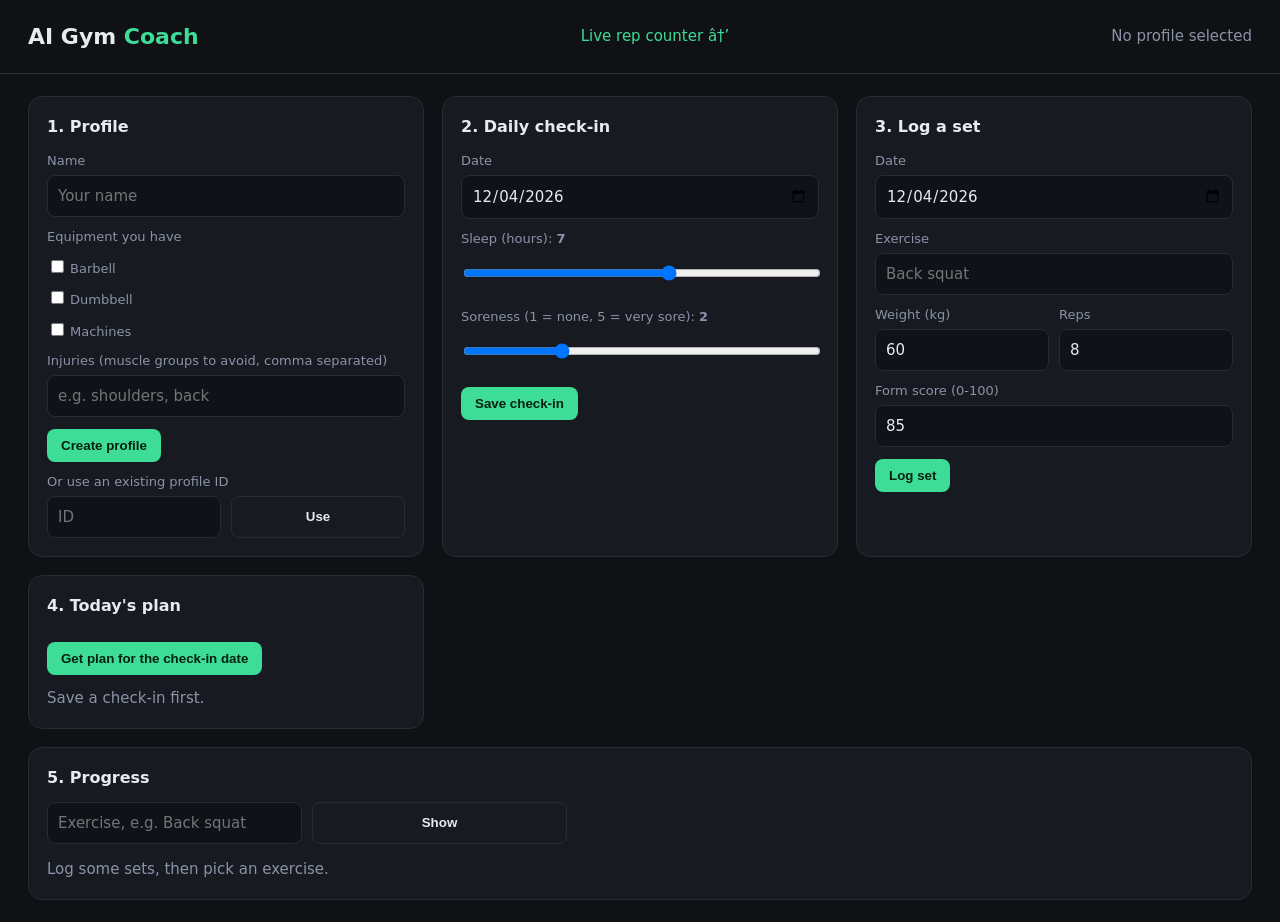
<file: app/static/index.html>
﻿<!doctype html>
<html lang="en">
<head>
<meta charset="utf-8">
<meta name="viewport" content="width=device-width, initial-scale=1">
<title>AI Gym Coach</title>
<style>
:root{--bg:#0f1115;--card:#171a21;--line:#262b36;--text:#e8eaf0;--muted:#8b93a7;--accent:#3ddc97;--warn:#f5b84a;--bad:#ff6b6b;}
*{box-sizing:border-box}
body{margin:0;font:15px/1.5 system-ui,Segoe UI,Roboto,sans-serif;background:var(--bg);color:var(--text)}
header{padding:20px 28px;border-bottom:1px solid var(--line);display:flex;justify-content:space-between;align-items:center;flex-wrap:wrap;gap:12px}
h1{margin:0;font-size:22px} h1 span{color:var(--accent)}
main{display:grid;grid-template-columns:repeat(auto-fit,minmax(320px,1fr));gap:18px;padding:22px 28px}
.card{background:var(--card);border:1px solid var(--line);border-radius:14px;padding:18px}
.card h2{margin:0 0 12px;font-size:16px}
label{display:block;color:var(--muted);font-size:13px;margin:10px 0 4px}
input,select{width:100%;padding:9px 10px;background:#0f1218;color:var(--text);border:1px solid var(--line);border-radius:8px;font:inherit}
input[type=checkbox]{width:auto;margin-right:6px}
button{margin-top:12px;padding:9px 14px;border:0;border-radius:8px;background:var(--accent);color:#06210f;font-weight:600;cursor:pointer}
button.ghost{background:transparent;color:var(--text);border:1px solid var(--line)}
.row{display:grid;grid-template-columns:1fr 1fr;gap:10px}
.muted{color:var(--muted)}
.badge{display:inline-block;padding:3px 10px;border-radius:999px;font-size:13px;font-weight:600;background:#1f3a2c;color:var(--accent)}
.badge.maintain,.badge.light{background:#3a3320;color:var(--warn)}
.badge.rest{background:#3a2022;color:var(--bad)}
.big{font-size:40px;font-weight:700}
.ex{padding:10px 0;border-bottom:1px solid var(--line)} .ex:last-child{border:0}
.toast{position:fixed;bottom:18px;left:50%;transform:translateX(-50%);padding:10px 16px;border-radius:10px;background:#222838;display:none;max-width:90vw}
.toast.err{background:#3a2022;color:#ffd0d0}
.toast.ok{background:#16382a;color:#c7f5df}
svg{width:100%;height:160px}
</style>
</head>
<body>
<header>
  <h1>AI Gym <span>Coach</span></h1>
  <a href="/live" style="color:#3ddc97;text-decoration:none">Live rep counter â†’</a>
  <div id="userbar" class="muted">No profile selected</div>
</header>
<main>
  <section class="card">
    <h2>1. Profile</h2>
    <label>Name</label><input id="name" placeholder="Your name">
    <label>Equipment you have</label>
    <div id="equip">
      <label><input type="checkbox" value="barbell">Barbell</label>
      <label><input type="checkbox" value="dumbbell">Dumbbell</label>
      <label><input type="checkbox" value="machine">Machines</label>
    </div>
    <label>Injuries (muscle groups to avoid, comma separated)</label>
    <input id="injuries" placeholder="e.g. shoulders, back">
    <button onclick="createUser()">Create profile</button>
    <label>Or use an existing profile ID</label>
    <div class="row"><input id="uidInput" type="number" min="1" placeholder="ID"><button class="ghost" onclick="useUser()" style="margin-top:0">Use</button></div>
  </section>

  <section class="card">
    <h2>2. Daily check-in</h2>
    <label>Date</label><input id="ciDay" type="date">
    <label>Sleep (hours): <b id="sleepVal">7</b></label>
    <input id="sleep" type="range" min="0" max="12" step="0.5" value="7" oninput="sleepVal.textContent=this.value">
    <label>Soreness (1 = none, 5 = very sore): <b id="soreVal">2</b></label>
    <input id="sore" type="range" min="1" max="5" value="2" oninput="soreVal.textContent=this.value">
    <button onclick="checkin()">Save check-in</button>
  </section>

  <section class="card">
    <h2>3. Log a set</h2>
    <label>Date</label><input id="setDay" type="date">
    <label>Exercise</label>
    <input id="exercise" list="exList" placeholder="Back squat">
    <datalist id="exList">
      <option>Back squat</option><option>Romanian deadlift</option><option>Leg press</option>
      <option>Bench press</option><option>Overhead press</option><option>Push-up</option>
      <option>Barbell row</option><option>Lat pulldown</option><option>Bicep curl</option>
    </datalist>
    <div class="row">
      <div><label>Weight (kg)</label><input id="weight" type="number" min="0" step="0.5" value="60"></div>
      <div><label>Reps</label><input id="reps" type="number" min="1" value="8"></div>
    </div>
    <label>Form score (0-100)</label><input id="form" type="number" min="0" max="100" value="85">
    <button onclick="logSet()">Log set</button>
    <div id="setResult" class="muted" style="margin-top:8px"></div>
  </section>

  <section class="card">
    <h2>4. Today's plan</h2>
    <button onclick="loadPlan()">Get plan for the check-in date</button>
    <div id="plan" class="muted" style="margin-top:12px">Save a check-in first.</div>
  </section>

  <section class="card" style="grid-column:1/-1">
    <h2>5. Progress</h2>
    <div class="row" style="max-width:520px">
      <input id="progEx" list="exList" placeholder="Exercise, e.g. Back squat">
      <button class="ghost" onclick="loadProgress()" style="margin-top:0">Show</button>
    </div>
    <div id="progress" class="muted" style="margin-top:14px">Log some sets, then pick an exercise.</div>
  </section>
</main>
<div id="toast" class="toast"></div>

<script>
const $ = id => document.getElementById(id);
const today = () => new Date().toLocaleDateString('en-CA'); // YYYY-MM-DD, local time
let uid = Number(localStorage.getItem('uid')) || null;

function toast(msg, ok = true) {
  const t = $('toast');
  t.textContent = msg;
  t.className = 'toast ' + (ok ? 'ok' : 'err');
  t.style.display = 'block';
  clearTimeout(t._h);
  t._h = setTimeout(() => (t.style.display = 'none'), 3000);
}

async function api(path, body) {
  const opts = body === undefined ? {} : {
    method: 'POST', headers: {'Content-Type': 'application/json'}, body: JSON.stringify(body)
  };
  const r = await fetch(path, opts);
  const data = await r.json().catch(() => ({}));
  if (!r.ok) {
    let msg = data.detail || r.statusText;
    if (Array.isArray(msg)) msg = msg.map(e => `${e.loc.slice(-1)[0]}: ${e.msg}`).join('; ');
    throw new Error(msg);
  }
  return data;
}

function setUser(id, name) {
  uid = id;
  localStorage.setItem('uid', id);
  $('userbar').textContent = `Profile #${id}${name ? ' Â· ' + name : ''}`;
}

function requireUser() {
  if (!uid) { toast('Create or select a profile first', false); throw new Error('no profile'); }
}

async function createUser() {
  const equipment = [...document.querySelectorAll('#equip input:checked')].map(i => i.value);
  const injuries = $('injuries').value.split(',').map(s => s.trim().toLowerCase()).filter(Boolean);
  const name = $('name').value.trim() || 'Athlete';
  try {
    const { id } = await api('/users', { name, equipment, injuries });
    setUser(id, name);
    toast('Profile created');
  } catch (e) { toast(e.message, false); }
}

function useUser() {
  const id = Number($('uidInput').value);
  if (!id) return toast('Enter a valid ID', false);
  setUser(id);
  toast('Profile selected');
}

async function checkin() {
  try {
    requireUser();
    await api('/checkins', {
      user_id: uid,
      day: $('ciDay').value || today(),
      sleep_hours: Number($('sleep').value),
      soreness: [Number($('sore').value)]
    });
    toast('Check-in saved');
  } catch (e) { toast(e.message, false); }
}

async function logSet() {
  try {
    requireUser();
    const r = await api('/sets', {
      user_id: uid,
      day: $('setDay').value || today(),
      exercise: $('exercise').value.trim(),
      weight: Number($('weight').value),
      reps: Number($('reps').value),
      form_score: Number($('form').value)
    });
    $('setResult').textContent = `Logged. Estimated 1RM: ${r.e1rm} kg`;
    toast('Set logged');
  } catch (e) { toast(e.message, false); }
}

async function loadPlan() {
  try {
    requireUser();
    const p = await api(`/users/${uid}/plan?day=${$('ciDay').value || today()}`);
    const exercises = p.session.exercises.map(e =>
      `<div class="ex"><b>${e.name}</b><div class="muted">${e.sets} Ã— ${e.reps} reps</div></div>`).join('');
    $('plan').innerHTML = `
      <div class="big">${p.readiness}</div>
      <span class="badge ${p.recommendation}">${p.recommendation.toUpperCase()}</span>
      <div class="muted" style="margin:8px 0">${p.session.split ? p.session.split.toUpperCase() + ' day. ' : ''}${p.session.note || ''}</div>
      ${exercises || '<div class="muted">No exercises today.</div>'}`;
  } catch (e) { $('plan').textContent = e.message; }
}

async function loadProgress() {
  try {
    requireUser();
    const ex = $('progEx').value.trim();
    if (!ex) return toast('Enter an exercise name', false);
    const p = await api(`/users/${uid}/progress/${encodeURIComponent(ex)}`);
    $('progress').innerHTML = chart(p.weekly_e1rm) + `
      <p>${p.plateau ? '<span class="badge rest">Plateau: flat for 4+ weeks</span>' : '<span class="badge">Progressing</span>'}</p>
      ${p.next_target ? `<p><b>Next target:</b> ${p.next_target.weight} kg Ã— ${p.next_target.reps} reps
        <span class="muted">(${p.next_target.note})</span></p>` : ''}`;
  } catch (e) { $('progress').textContent = e.message; }
}

function chart(vals) {
  if (vals.length < 1) return '<div class="muted">No data for this exercise yet.</div>';
  const W = 600, H = 160, pad = 24;
  const min = Math.min(...vals), max = Math.max(...vals);
  const span = max - min || 1;
  const x = i => vals.length === 1 ? W / 2 : pad + i * (W - 2 * pad) / (vals.length - 1);
  const y = v => H - pad - (v - min) / span * (H - 2 * pad);
  const pts = vals.map((v, i) => `${x(i)},${y(v)}`).join(' ');
  const dots = vals.map((v, i) =>
    `<circle cx="${x(i)}" cy="${y(v)}" r="4" fill="#3ddc97"><title>${v} kg e1RM</title></circle>`).join('');
  return `<svg viewBox="0 0 ${W} ${H}" preserveAspectRatio="none">
    <polyline fill="none" stroke="#3ddc97" stroke-width="2" points="${pts}"/>${dots}
    <text x="${pad}" y="16" fill="#8b93a7" font-size="12">est. 1RM per week (kg): ${min} to ${max}</text></svg>`;
}

// init
$('ciDay').value = today();
$('setDay').value = today();
if (uid) setUser(uid);
</script>
</body>
</html>
</file>
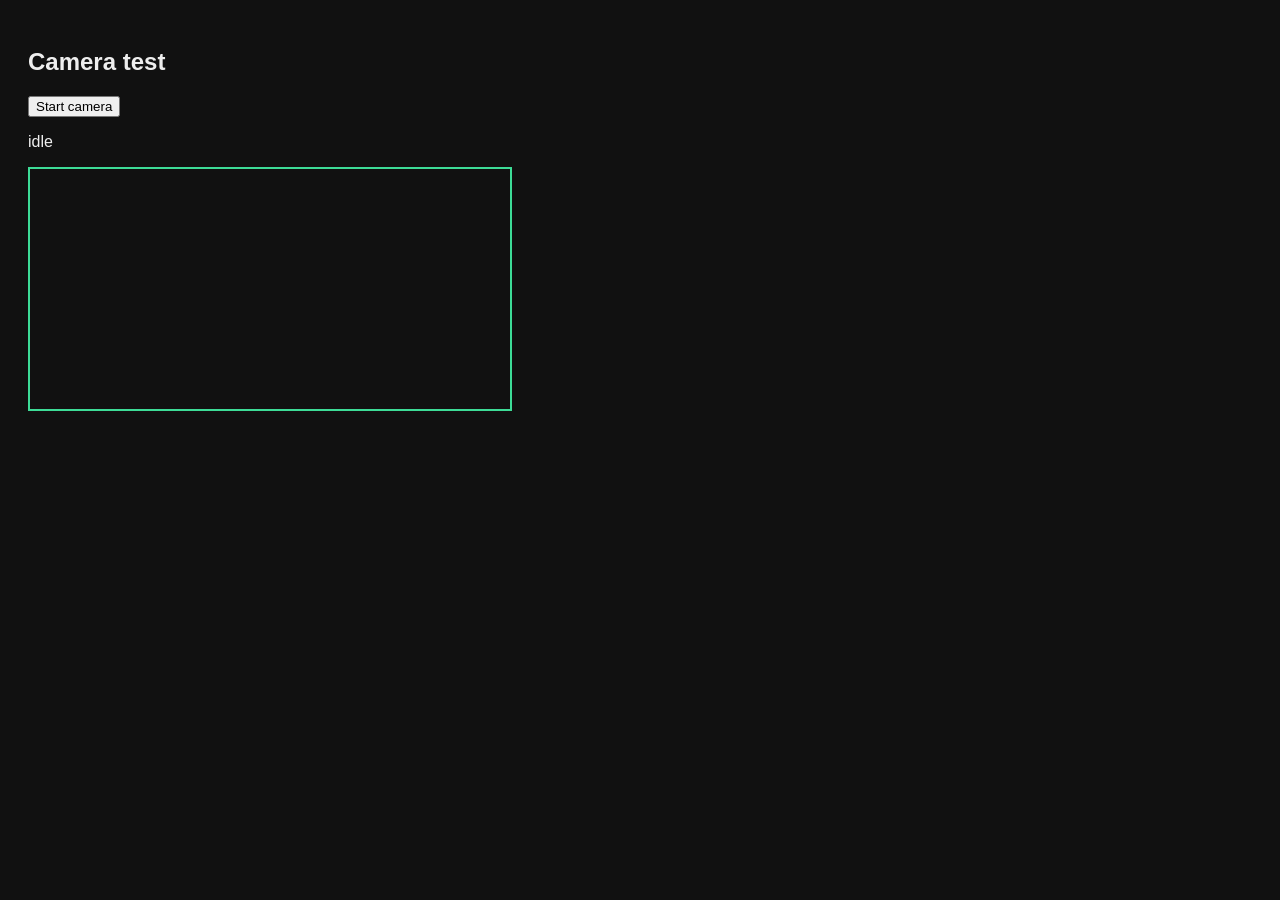
<file: app/static/camtest.html>
﻿<!doctype html>
<html><head><meta charset="utf-8"><title>Camera test</title></head>
<body style="background:#111;color:#eee;font-family:sans-serif;padding:20px">
<h2>Camera test</h2>
<button id="b">Start camera</button>
<p id="s">idle</p>
<video id="v" autoplay playsinline muted style="width:480px;border:2px solid #3ddc97;display:block"></video>
<canvas id="c" width="640" height="480" style="width:480px;display:block;margin-top:10px"></canvas>
<script>
let n = 0;
document.getElementById("b").onclick = async () => {
  const s = document.getElementById("s"), v = document.getElementById("v");
  const c = document.getElementById("c"), x = c.getContext("2d");
  try {
    const st = await navigator.mediaDevices.getUserMedia({ video: true, audio: false });
    v.srcObject = st;
    await v.play();
    s.textContent = "camera on: " + v.videoWidth + "x" + v.videoHeight;
    const draw = () => {
      x.drawImage(v, 0, 0, c.width, c.height);
      s.textContent = "frames drawn: " + (++n);
      requestAnimationFrame(draw);
    };
    draw();
  } catch (e) {
    s.textContent = "error: " + e.name + " - " + e.message;
  }
};
</script></body></html>
</file>
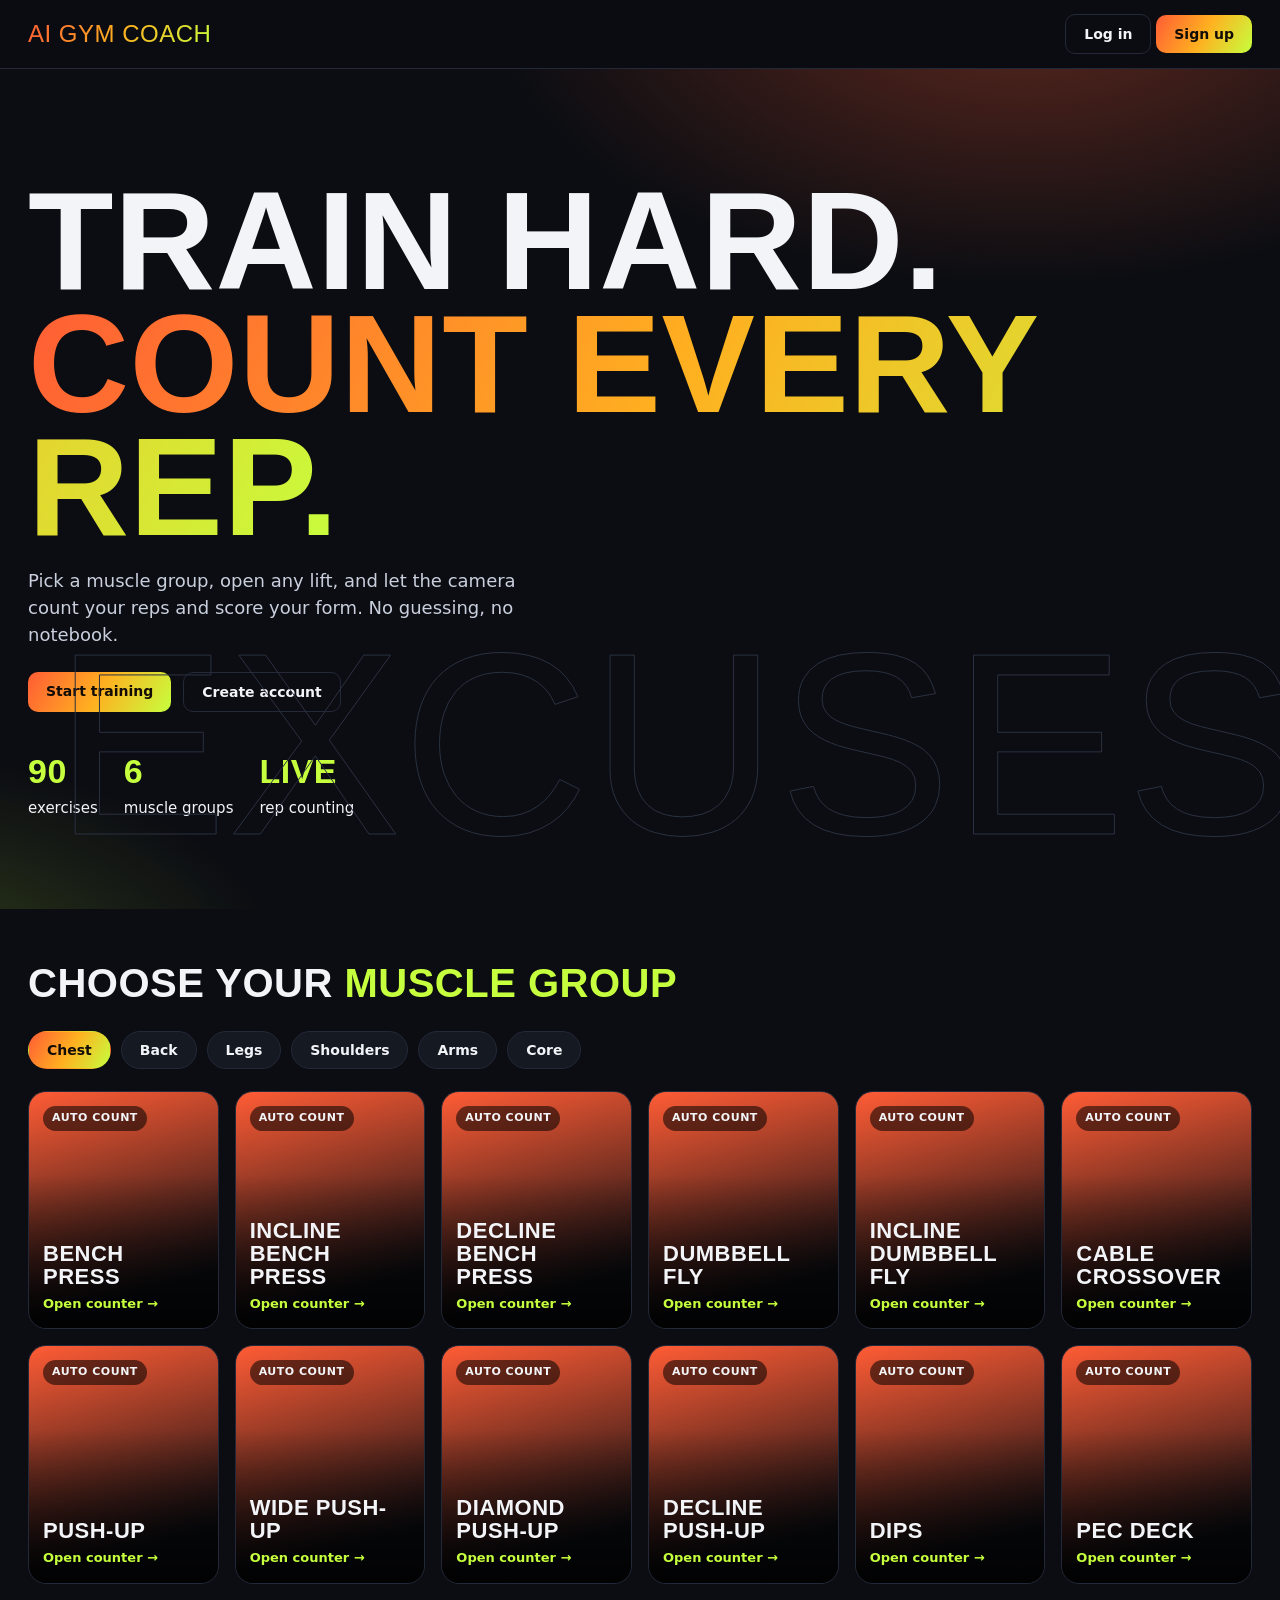
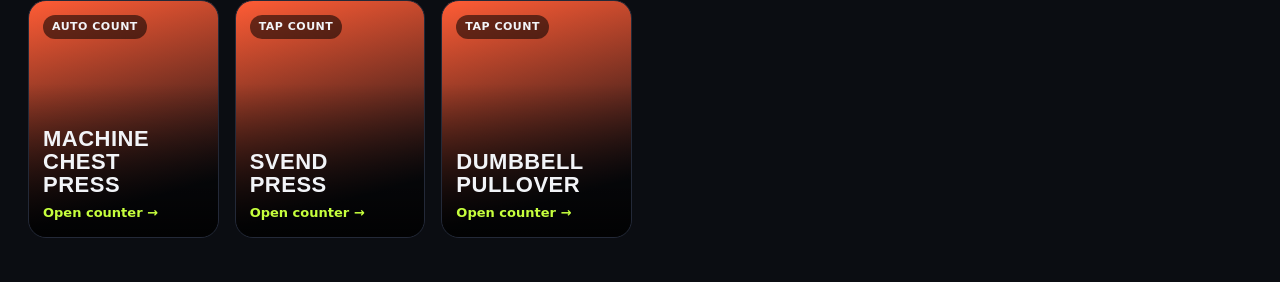
<file: app/static/gym.html>
﻿<!doctype html>
<html lang="en">
<head>
<meta charset="utf-8">
<meta name="viewport" content="width=device-width,initial-scale=1">
<title>AI Gym Coach</title>
<style>
:root{--bg:#0b0d12;--card:#151922;--line:#232938;--text:#f2f4f8;--muted:#8d96ab;--lime:#c6ff3d;--grad:linear-gradient(120deg,#ff5c35,#ffb020 50%,#c6ff3d)}
*{box-sizing:border-box}
body{margin:0;background:var(--bg);color:var(--text);font:15px/1.5 system-ui,Segoe UI,Roboto,sans-serif}
.disp{font-family:Impact,"Arial Black",sans-serif;text-transform:uppercase;letter-spacing:.5px;margin:0}
.muted{color:var(--muted)}
nav{position:sticky;top:0;z-index:20;display:flex;align-items:center;justify-content:space-between;gap:12px;flex-wrap:wrap;padding:14px 28px;background:rgba(11,13,18,.88);backdrop-filter:blur(10px);border-bottom:1px solid var(--line)}
.logo{font-size:24px;background:var(--grad);-webkit-background-clip:text;background-clip:text;color:transparent}
.btn{display:inline-block;padding:11px 18px;border-radius:10px;border:0;font:600 14px system-ui;cursor:pointer;background:var(--grad);color:#120c06;text-decoration:none}
.btn.ghost{background:transparent;color:var(--text);border:1px solid var(--line)}
.btn:disabled{opacity:.5;cursor:default}
.chip{color:var(--muted);font-size:13px;margin-right:10px}
.hero{position:relative;overflow:hidden;padding:110px 28px 90px;background:radial-gradient(900px 500px at 80% -10%,rgba(255,92,53,.35),transparent 60%),radial-gradient(700px 400px at -10% 110%,rgba(198,255,61,.22),transparent 60%),#0b0d12}
.hero h1{font-size:clamp(56px,11vw,140px);line-height:.88;margin:0 0 18px}
.hero h1 span{background:var(--grad);-webkit-background-clip:text;background-clip:text;color:transparent}
.hero p{max-width:520px;color:#c9cfdd;font-size:18px}
.ghostword{position:absolute;right:-20px;bottom:-30px;font-size:260px;color:transparent;-webkit-text-stroke:1px #2a3140;pointer-events:none;white-space:nowrap}
.stats{display:flex;gap:26px;margin-top:34px;flex-wrap:wrap}
.stats b{display:block;font-size:34px;color:var(--lime)}
.section{padding:44px 28px}
.tabs{display:flex;gap:10px;flex-wrap:wrap;margin-bottom:22px}
.tab{padding:10px 18px;border-radius:999px;border:1px solid var(--line);background:var(--card);color:var(--text);cursor:pointer;font:600 14px system-ui}
.tab.on{background:var(--grad);color:#120c06;border-color:transparent}
.grid{display:grid;grid-template-columns:repeat(auto-fill,minmax(190px,1fr));gap:16px}
.ex{position:relative;aspect-ratio:4/5;border-radius:18px;overflow:hidden;cursor:pointer;background:linear-gradient(165deg,var(--c),#0b0d12 80%);border:1px solid var(--line);transition:transform .2s,box-shadow .2s;padding:14px;display:flex;flex-direction:column;justify-content:space-between}
.ex:hover{transform:translateY(-4px);box-shadow:0 14px 30px rgba(0,0,0,.45)}
.ex img{position:absolute;inset:0;width:100%;height:100%;object-fit:cover;opacity:.85}
.ex::after{content:"";position:absolute;inset:0;background:linear-gradient(transparent 35%,rgba(0,0,0,.85))}
.ex>*:not(img){position:relative;z-index:1}
.tag{align-self:flex-start;display:inline-block;font-size:11px;font-weight:700;padding:4px 9px;border-radius:999px;background:rgba(0,0,0,.55);text-transform:uppercase;letter-spacing:.5px}
.ex h3{margin:0 0 4px;font-size:22px;line-height:1.05}
.ex .go{font-size:13px;color:var(--lime);font-weight:600}
.modal{position:fixed;inset:0;background:rgba(0,0,0,.72);display:none;align-items:center;justify-content:center;z-index:50;padding:16px}
.modal.open{display:flex}
.box{background:var(--card);border:1px solid var(--line);border-radius:18px;padding:22px;width:min(900px,100%);max-height:92vh;overflow:auto}
.box.sm{width:min(420px,100%)}
.row{display:flex;gap:20px;flex-wrap:wrap;margin-top:14px}
.row>div{flex:1;min-width:260px}
input,select{width:100%;padding:11px 12px;border-radius:10px;border:1px solid var(--line);background:#0e1117;color:var(--text);font:inherit;margin:6px 0 14px}
.l{color:var(--muted);font-size:13px}
.stage{position:relative;aspect-ratio:4/3;background:#000;border-radius:14px;overflow:hidden}
.stage canvas{width:100%;height:100%;display:block}
.big{font:700 96px Impact,sans-serif;color:var(--lime);line-height:1}
.msg{min-height:20px;color:#ffb3a3;font-size:14px;margin-top:8px}
.flag{display:inline-block;padding:3px 9px;border-radius:999px;background:#3a2022;color:#ffd0d0;font-size:12px;margin:2px 2px 0 0}
.flag.ok{background:#16382a;color:#c7f5df}
#toast{position:fixed;bottom:20px;left:50%;transform:translateX(-50%);display:none;background:#222838;padding:10px 16px;border-radius:10px;z-index:99}
</style>
</head>
<body>
<nav>
  <div class="logo disp">AI Gym Coach</div>
  <div>
    <span class="chip" id="chip"></span>
    <button class="btn ghost" id="loginBtn" onclick="openAuth('login')">Log in</button>
    <button class="btn" id="signupBtn" onclick="openAuth('register')">Sign up</button>
    <button class="btn ghost" id="logoutBtn" onclick="logout()" style="display:none">Log out</button>
  </div>
</nav>

<header class="hero">
  <h1 class="disp">Train hard.<br><span>Count every rep.</span></h1>
  <p>Pick a muscle group, open any lift, and let the camera count your reps and score your form. No guessing, no notebook.</p>
  <div style="display:flex;gap:12px;flex-wrap:wrap;margin-top:24px">
    <a class="btn" href="#train">Start training</a>
    <button class="btn ghost" onclick="openAuth('register')">Create account</button>
  </div>
  <div class="stats">
    <div><b class="disp">90</b>exercises</div>
    <div><b class="disp">6</b>muscle groups</div>
    <div><b class="disp">Live</b>rep counting</div>
  </div>
  <div class="ghostword disp">No excuses</div>
</header>

<section class="section" id="train">
  <h2 class="disp" style="font-size:40px;margin:0 0 18px">Choose your <span style="color:var(--lime)">muscle group</span></h2>
  <div class="tabs" id="tabs"></div>
  <div class="grid" id="grid"></div>
</section>

<div class="modal" id="authModal" onclick="if(event.target===this)closeAuth()">
  <div class="box sm">
    <div class="tabs">
      <button class="tab on" id="tLogin" onclick="showTab('login')">Log in</button>
      <button class="tab" id="tReg" onclick="showTab('register')">Create account</button>
    </div>
    <div id="loginForm">
      <h2 class="disp" style="margin:0 0 6px">Welcome back</h2>
      <p class="muted">Enter your profile ID.</p>
      <label class="l">Profile ID</label><input id="logId" type="number" min="1">
      <button class="btn" style="width:100%" onclick="login()">Log in</button>
    </div>
    <div id="regForm" style="display:none">
      <h2 class="disp" style="margin:0 0 6px">Join the gym</h2>
      <p class="muted">Takes 10 seconds. You get a profile ID.</p>
      <label class="l">Your name</label><input id="regName" placeholder="e.g. Alex">
      <button class="btn" style="width:100%" onclick="register()">Create account</button>
    </div>
    <div class="msg" id="authMsg"></div>
  </div>
</div>

<div class="modal" id="exModal" onclick="if(event.target===this)closeEx()">
  <div class="box">
    <div style="display:flex;justify-content:space-between;align-items:flex-start;gap:10px">
      <div><span class="tag" id="exMode"></span><h2 class="disp" id="exName" style="margin-top:8px;font-size:34px"></h2></div>
      <button class="btn ghost" onclick="closeEx()">Close</button>
    </div>
    <div class="row">
      <div>
        <div id="camPanel">
          <div class="stage"><video id="vid" playsinline muted style="display:none"></video><canvas id="cv" width="640" height="480"></canvas></div>
          <div style="display:flex;gap:10px;margin-top:12px;flex-wrap:wrap;align-items:center">
            <button class="btn" id="camBtn" onclick="camStart()">Start camera</button>
            <select id="side" style="width:auto;margin:0"><option value="r">Right side</option><option value="l">Left side</option></select>
            <span class="muted" id="ang"></span>
          </div>
          <p class="muted" style="font-size:13px">Film side-on with your whole body visible. Front-on for raises.</p>
        </div>
        <div id="manualPanel" style="display:none">
          <button class="btn" style="font-size:20px;padding:20px 30px" onclick="tap()">+1 rep</button>
          <p class="muted">This lift can't be tracked from the camera, so tap once per rep.</p>
        </div>
        <div id="timerPanel" style="display:none">
          <div class="big disp" id="tim">0s</div>
          <button class="btn" id="tBtn" onclick="timerToggle()">Start</button>
          <button class="btn ghost" onclick="timerReset()">Reset</button>
        </div>
      </div>
      <div style="max-width:280px">
        <div id="countBox"><div class="l">Reps</div><div class="big disp" id="count">0</div></div>
        <div id="fb" class="muted" style="min-height:44px;margin-top:8px"></div>
        <button class="btn ghost" style="margin-top:14px" onclick="resetCount()">Reset reps</button>
      </div>
    </div>
  </div>
</div>

<div id="toast"></div>

<script>
const $ = id => document.getElementById(id);

// name:family. Families: sq squat, hg hinge, cr crunch, pu push, pl pull, cu curl, ra raise,
// m tap count (no camera angle), t timer (holds).
const DATA = {
  Chest: "Bench press:pu,Incline bench press:pu,Decline bench press:pu,Dumbbell fly:ra,Incline dumbbell fly:ra,Cable crossover:ra,Push-up:pu,Wide push-up:pu,Diamond push-up:pu,Decline push-up:pu,Dips:pu,Pec deck:ra,Machine chest press:pu,Svend press:m,Dumbbell pullover:m",
  Back: "Lat pulldown:pl,Pull-up:pl,Chin-up:pl,Barbell row:pl,Dumbbell row:pl,Seated cable row:pl,T-bar row:pl,Single-arm cable row:pl,Straight-arm pulldown:ra,Face pull:pl,Deadlift:hg,Rack pull:hg,Inverted row:pl,Back extension:hg,Meadows row:pl",
  Legs: "Back squat:sq,Front squat:sq,Goblet squat:sq,Leg press:sq,Lunge:sq,Walking lunge:sq,Bulgarian split squat:sq,Romanian deadlift:hg,Leg extension:sq,Leg curl:sq,Hip thrust:hg,Glute bridge:hg,Step-up:sq,Calf raise:m,Hack squat:sq",
  Shoulders: "Overhead press:pu,Dumbbell shoulder press:pu,Arnold press:pu,Lateral raise:ra,Front raise:ra,Rear delt fly:ra,Upright row:pl,Cable lateral raise:ra,Face pull:pl,Machine shoulder press:pu,Pike push-up:pu,Landmine press:pu,Shrug:m,Reverse pec deck:ra,Handstand push-up:pu",
  Arms: "Barbell curl:cu,Dumbbell curl:cu,Hammer curl:cu,Preacher curl:cu,Concentration curl:cu,Cable curl:cu,Incline curl:cu,Triceps pushdown:pu,Overhead triceps extension:pu,Skull crusher:pu,Close-grip bench press:pu,Triceps kickback:pu,Bench dip:pu,Reverse curl:cu,Wrist curl:m",
  Core: "Plank:t,Side plank:t,Hollow hold:t,Crunch:cr,Bicycle crunch:m,Hanging knee raise:cr,Leg raise:cr,Russian twist:m,Mountain climber:m,Dead bug:m,Bird dog:m,Ab wheel rollout:m,Cable crunch:cr,Sit-up:cr,Flutter kick:m"
};
const GROUPS = {};
for (const g in DATA) GROUPS[g] = DATA[g].split(",").map(s => { const i = s.lastIndexOf(":"); return { n: s.slice(0, i), f: s.slice(i + 1) }; });
const COLORS = { Chest:"#ff5c35", Back:"#3d9bff", Legs:"#c6ff3d", Shoulders:"#ffb020", Arms:"#ff3dbb", Core:"#3ddc97" };

// Optional photos: IMG["Bench press"] = "/static/images/bench-press.jpg"
const IMG = {};

// Joint presets for camera counting. These are starting values, not calibrated per person.
const FAM = {
  sq: { j:["hip","knee","ankle"], low:110, high:160, depth:100, lean:true },
  hg: { j:["shoulder","hip","knee"], low:120, high:165, depth:110 },
  cr: { j:["shoulder","hip","knee"], low:110, high:155, depth:100 },
  pu: { j:["shoulder","elbow","wrist"], low:90, high:155, depth:90 },
  pl: { j:["shoulder","elbow","wrist"], low:90, high:155, depth:90 },
  cu: { j:["shoulder","elbow","wrist"], low:70, high:150, depth:60 },
  ra: { j:["hip","shoulder","elbow"], low:130, high:155, depth:100, inv:true }
};
const LMI = {l_shoulder:11,r_shoulder:12,l_elbow:13,r_elbow:14,l_wrist:15,r_wrist:16,l_hip:23,r_hip:24,l_knee:25,r_knee:26,l_ankle:27,r_ankle:28};
const MP = "https://cdn.jsdelivr.net/npm/@mediapipe/tasks-vision@0.10.14";
const MODEL = "https://storage.googleapis.com/mediapipe-models/pose_landmarker/pose_landmarker_full/float16/latest/pose_landmarker_full.task";

let curGroup = "Chest", cur = null, counter = null, manual = 0, lm = null, stream = null, running = false, lastTs = -1, tSec = 0, tInt = null;
let uid = Number(localStorage.getItem("gym_uid")) || null;
let uname = localStorage.getItem("gym_name") || "";

function toast(m) { const t = $("toast"); t.textContent = m; t.style.display = "block"; clearTimeout(t._h); t._h = setTimeout(() => t.style.display = "none", 2600); }

// ---------- auth ----------
function renderUser() {
  $("chip").textContent = uid ? `${uname || "Athlete"} · #${uid}` : "";
  $("loginBtn").style.display = uid ? "none" : "";
  $("signupBtn").style.display = uid ? "none" : "";
  $("logoutBtn").style.display = uid ? "" : "none";
}
function setSession(id, name) {
  uid = id; uname = name;
  localStorage.setItem("gym_uid", id); localStorage.setItem("gym_name", name);
  renderUser();
}
function logout() {
  uid = null; uname = "";
  localStorage.removeItem("gym_uid"); localStorage.removeItem("gym_name");
  renderUser(); toast("Logged out");
}
function openAuth(t) { $("authModal").classList.add("open"); showTab(t); $("authMsg").textContent = ""; }
function closeAuth() { $("authModal").classList.remove("open"); }
function showTab(t) {
  const reg = t === "register";
  $("loginForm").style.display = reg ? "none" : "";
  $("regForm").style.display = reg ? "" : "none";
  $("tLogin").classList.toggle("on", !reg); $("tReg").classList.toggle("on", reg);
}
async function register() {
  const name = $("regName").value.trim();
  if (!name) { $("authMsg").textContent = "Enter your name."; return; }
  try {
    const r = await fetch("/users", { method: "POST", headers: { "Content-Type": "application/json" },
      body: JSON.stringify({ name, equipment: ["barbell", "dumbbell", "machine", "bodyweight"] }) });
    const d = await r.json();
    if (!r.ok) throw new Error(d.detail || "Could not create account");
    setSession(d.id, name); closeAuth(); toast(`Welcome, ${name}!`);
  } catch (e) { $("authMsg").textContent = e.message; }
}
async function login() {
  const id = Number($("logId").value);
  if (!id) { $("authMsg").textContent = "Enter your profile ID."; return; }
  const r = await fetch(`/users/${id}/readiness`);
  if (r.status === 404) { $("authMsg").textContent = "No profile with that ID."; return; }
  setSession(id, ""); closeAuth(); toast("Logged in");
}

// ---------- exercise grid ----------
function showGroup(g) {
  curGroup = g;
  document.querySelectorAll(".tab[data-g]").forEach(b => b.classList.toggle("on", b.dataset.g === g));
  $("grid").innerHTML = GROUPS[g].map((e, i) => {
    const mode = e.f === "t" ? "Timer" : e.f === "m" ? "Tap count" : "Auto count";
    const img = IMG[e.n] ? `<img src="${IMG[e.n]}" alt="${e.n}">` : "";
    return `<div class="ex" data-i="${i}" style="--c:${COLORS[g]}">${img}<span class="tag">${mode}</span>
      <div><h3 class="disp">${e.n}</h3><span class="go">Open counter →</span></div></div>`;
  }).join("");
}
$("tabs").innerHTML = Object.keys(GROUPS).map(g => `<button class="tab" data-g="${g}">${g}</button>`).join("");
$("tabs").onclick = e => { const b = e.target.closest("[data-g]"); if (b) showGroup(b.dataset.g); };
$("grid").onclick = e => { const c = e.target.closest(".ex"); if (c) openEx(Number(c.dataset.i)); };

// ---------- geometry and scoring (same rules as app/biomech.py and app/reps.py) ----------
function angleAt(a, b, c) {
  const ax = a[0] - b[0], ay = a[1] - b[1], cx = c[0] - b[0], cy = c[1] - b[1];
  const cos = Math.min(1, Math.max(-1, (ax * cx + ay * cy) / (Math.hypot(ax, ay) * Math.hypot(cx, cy) + 1e-9)));
  return Math.acos(cos) * 180 / Math.PI;
}
function drivingAngle(f, side, fam) {
  const [a, b, c] = fam.j.map(j => f[side + "_" + j]);
  const x = angleAt(a, b, c);
  return fam.inv ? 180 - x : x;
}
function leanOf(f, side) {
  const s = f[side + "_shoulder"], h = f[side + "_hip"];
  return Math.atan2(Math.abs(s[0] - h[0]), -(s[1] - h[1])) * 180 / Math.PI;
}
function scoreRep(min, tempo, fam, lean) {
  const flags = []; let p = 0;
  if (min > fam.depth) { flags.push("incomplete_depth"); p += 25; }
  if (fam.lean && Math.max(...lean) > 45) { flags.push("excess_forward_lean"); p += 20; }
  if (tempo < 0.8) { flags.push("too_fast"); p += 10; }
  return { score: Math.max(0, 100 - p), flags, tempo };
}
class Counter {
  constructor(fam) { this.fam = fam; this.buf = []; this.st = "top"; this.lo = 1e9; this.t0 = null; this.lean = []; this.reps = []; }
  push(a, l, t) {
    this.buf.push(a); if (this.buf.length > 5) this.buf.shift();
    const v = this.buf.reduce((s, x) => s + x, 0) / this.buf.length, f = this.fam;
    if (this.st === "top") {
      if (v > f.high) { this.t0 = t; this.lean = [l]; }
      else if (v < f.low) { this.st = "bottom"; this.lo = v; if (this.t0 === null) this.t0 = t; this.lean.push(l); }
      return null;
    }
    this.lean.push(l); this.lo = Math.min(this.lo, v);
    if (v > f.high) {
      const r = scoreRep(this.lo, t - this.t0, f, this.lean);
      this.reps.push(r); this.st = "top"; this.lo = 1e9; this.lean = [];
      return r;
    }
    return null;
  }
}

// ---------- exercise modal ----------
function openEx(i) {
  cur = GROUPS[curGroup][i];
  const fam = FAM[cur.f];
  $("exName").textContent = cur.n;
  $("exMode").textContent = cur.f === "t" ? "Timer" : cur.f === "m" ? "Tap count" : "Auto count";
  $("camPanel").style.display = fam ? "" : "none";
  $("manualPanel").style.display = cur.f === "m" ? "" : "none";
  $("timerPanel").style.display = cur.f === "t" ? "" : "none";
  $("countBox").style.display = cur.f === "t" ? "none" : "";
  counter = fam ? new Counter(fam) : null;
  manual = 0; $("count").textContent = "0"; $("ang").textContent = "";
  $("fb").textContent = fam ? "Press Start camera, then do reps." : "";
  timerReset();
  $("exModal").classList.add("open");
}
function closeEx() { camStop(); timerReset(); $("exModal").classList.remove("open"); }
function resetCount() {
  if (counter) counter.reps = [];
  manual = 0; $("count").textContent = "0"; $("fb").textContent = "";
}
function tap() { manual++; $("count").textContent = manual; }
function timerToggle() {
  if (tInt) { clearInterval(tInt); tInt = null; $("tBtn").textContent = "Start"; return; }
  const t0 = Date.now() - tSec * 1000;
  tInt = setInterval(() => { tSec = Math.floor((Date.now() - t0) / 1000); $("tim").textContent = tSec + "s"; }, 250);
  $("tBtn").textContent = "Pause";
}
function timerReset() { clearInterval(tInt); tInt = null; tSec = 0; $("tim").textContent = "0s"; $("tBtn").textContent = "Start"; }

// ---------- camera and pose ----------
async function loadModel() {
  if (lm) return;
  const mod = await import(MP);
  const fs = await mod.FilesetResolver.forVisionTasks(MP + "/wasm");
  const opts = d => ({ baseOptions: { modelAssetPath: MODEL, delegate: d }, runningMode: "VIDEO", numPoses: 1,
    minPoseDetectionConfidence: 0.3, minPosePresenceConfidence: 0.3, minTrackingConfidence: 0.3 });
  lm = await mod.PoseLandmarker.createFromOptions(fs, opts("GPU"))
        .catch(() => mod.PoseLandmarker.createFromOptions(fs, opts("CPU")));
}
async function camStart() {
  if (running) return camStop();
  const b = $("camBtn"); b.disabled = true; $("fb").textContent = "Loading pose model...";
  try {
    await loadModel();
    stream = await navigator.mediaDevices.getUserMedia({ video: { width: 640, height: 480 }, audio: false });
    const v = $("vid"); v.srcObject = stream; await v.play();
    const c = $("cv"); c.width = v.videoWidth; c.height = v.videoHeight;
    running = true; b.textContent = "Stop camera";
    $("fb").textContent = "Counting. Do full reps.";
    requestAnimationFrame(frame);
  } catch (e) { $("fb").textContent = "Could not start camera: " + e.message; }
  finally { b.disabled = false; }
}
function camStop() {
  running = false;
  if (stream) { stream.getTracks().forEach(t => t.stop()); stream = null; }
  $("camBtn").textContent = "Start camera";
}
function frame() {
  if (!running) return;
  const v = $("vid"), c = $("cv"), x = c.getContext("2d");
  if (v.readyState >= 2 && lm) {
    let ts = Math.round(performance.now()); if (ts <= lastTs) ts = lastTs + 1; lastTs = ts;
    const res = lm.detectForVideo(v, ts);
    x.drawImage(v, 0, 0, c.width, c.height);
    const side = $("side").value, fam = FAM[cur.f];
    if (res.landmarks && res.landmarks[0]) {
      const L = res.landmarks[0], f = {};
      for (const k in LMI) f[k] = [L[LMI[k]].x * c.width, L[LMI[k]].y * c.height];
      const a = drivingAngle(f, side, fam);
      const pts = fam.j.map(j => f[side + "_" + j]);
      x.strokeStyle = "#c6ff3d"; x.lineWidth = 5; x.beginPath();
      pts.forEach((p, i) => i ? x.lineTo(p[0], p[1]) : x.moveTo(p[0], p[1]));
      x.stroke();
      $("ang").textContent = `angle ${a.toFixed(0)}°`;
      const done = counter.push(a, leanOf(f, side), ts / 1000);
      if (done) {
        const n = counter.reps.length;
        $("count").textContent = n;
        $("fb").innerHTML = `Rep ${n}: <b>${done.score}/100</b><br>` + (done.flags.length
          ? done.flags.map(s => `<span class="flag">${s.replace(/_/g, " ")}</span>`).join(" ")
          : `<span class="flag ok">good form</span>`);
      }
    } else {
      $("ang").textContent = "no person detected";
    }
  }
  requestAnimationFrame(frame);
}

// ---------- init ----------
renderUser();
showGroup("Chest");
</script>
</body>
</html>
</file>
